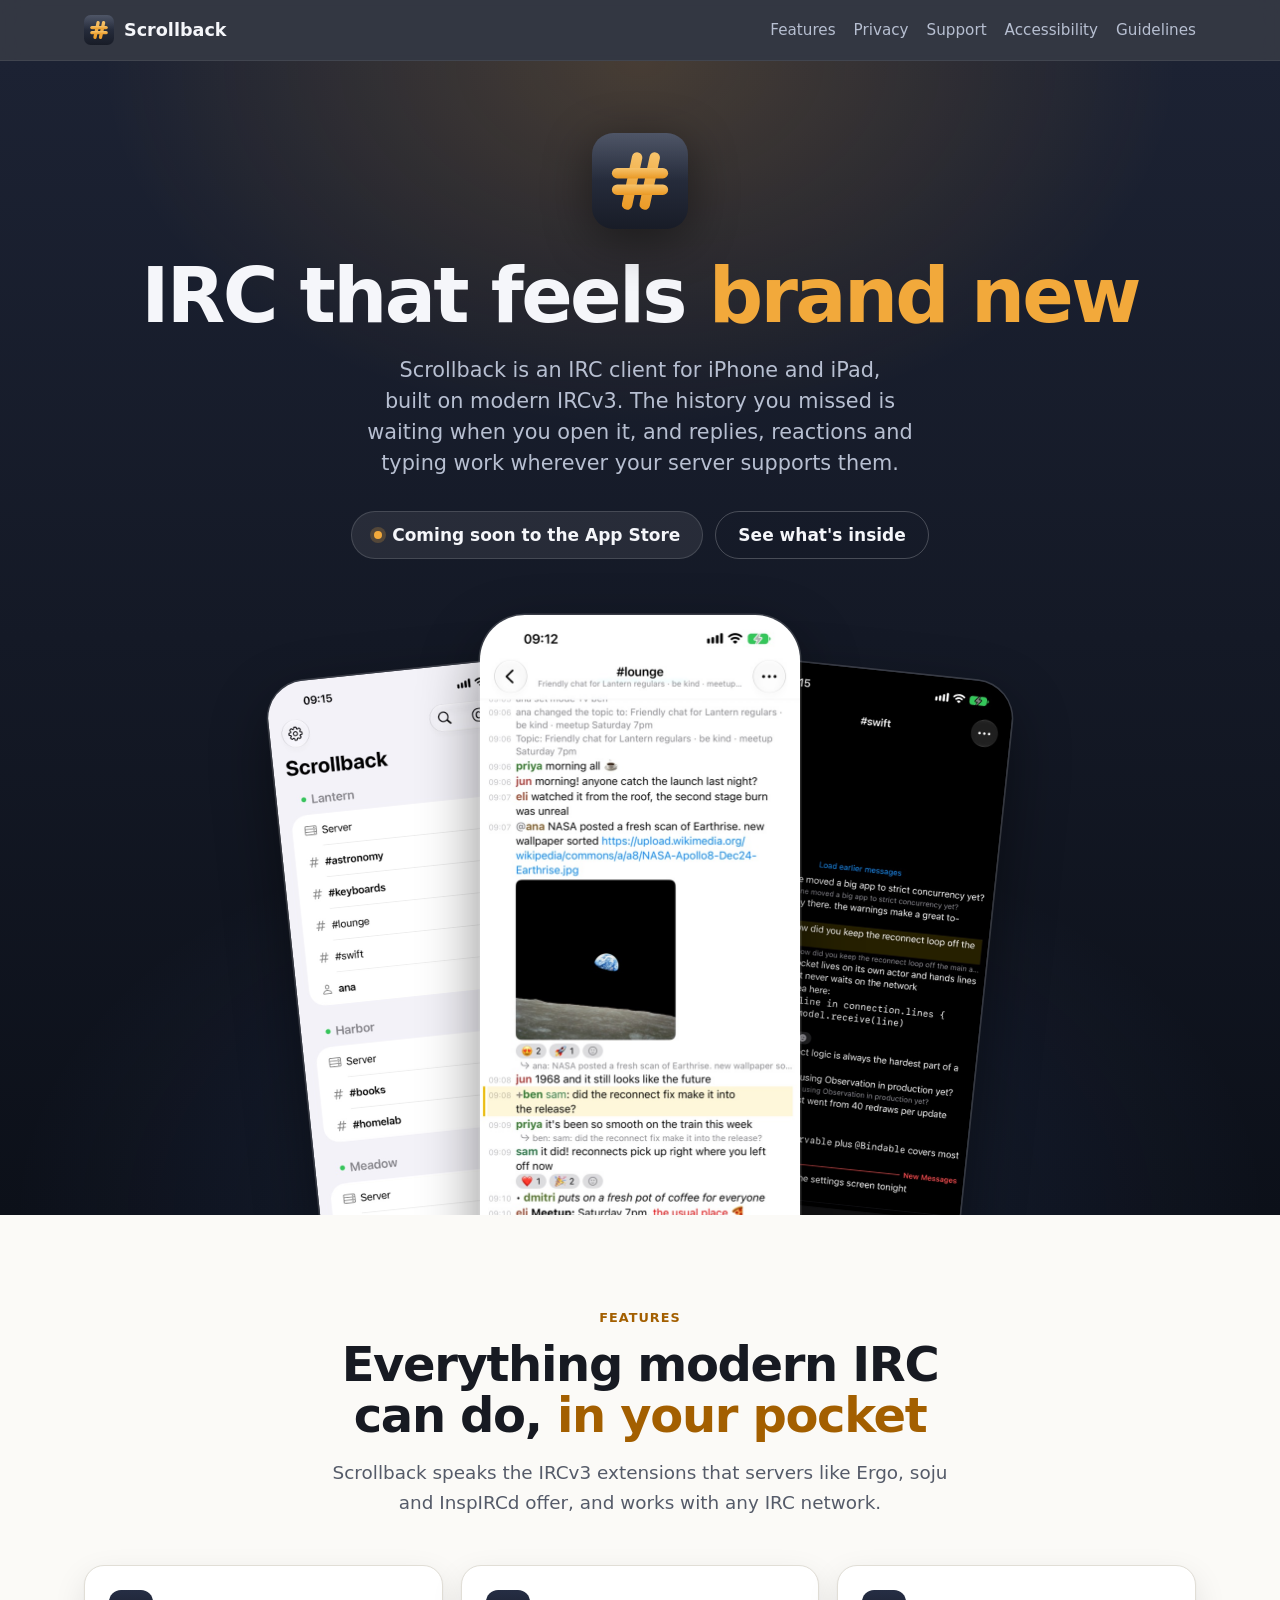
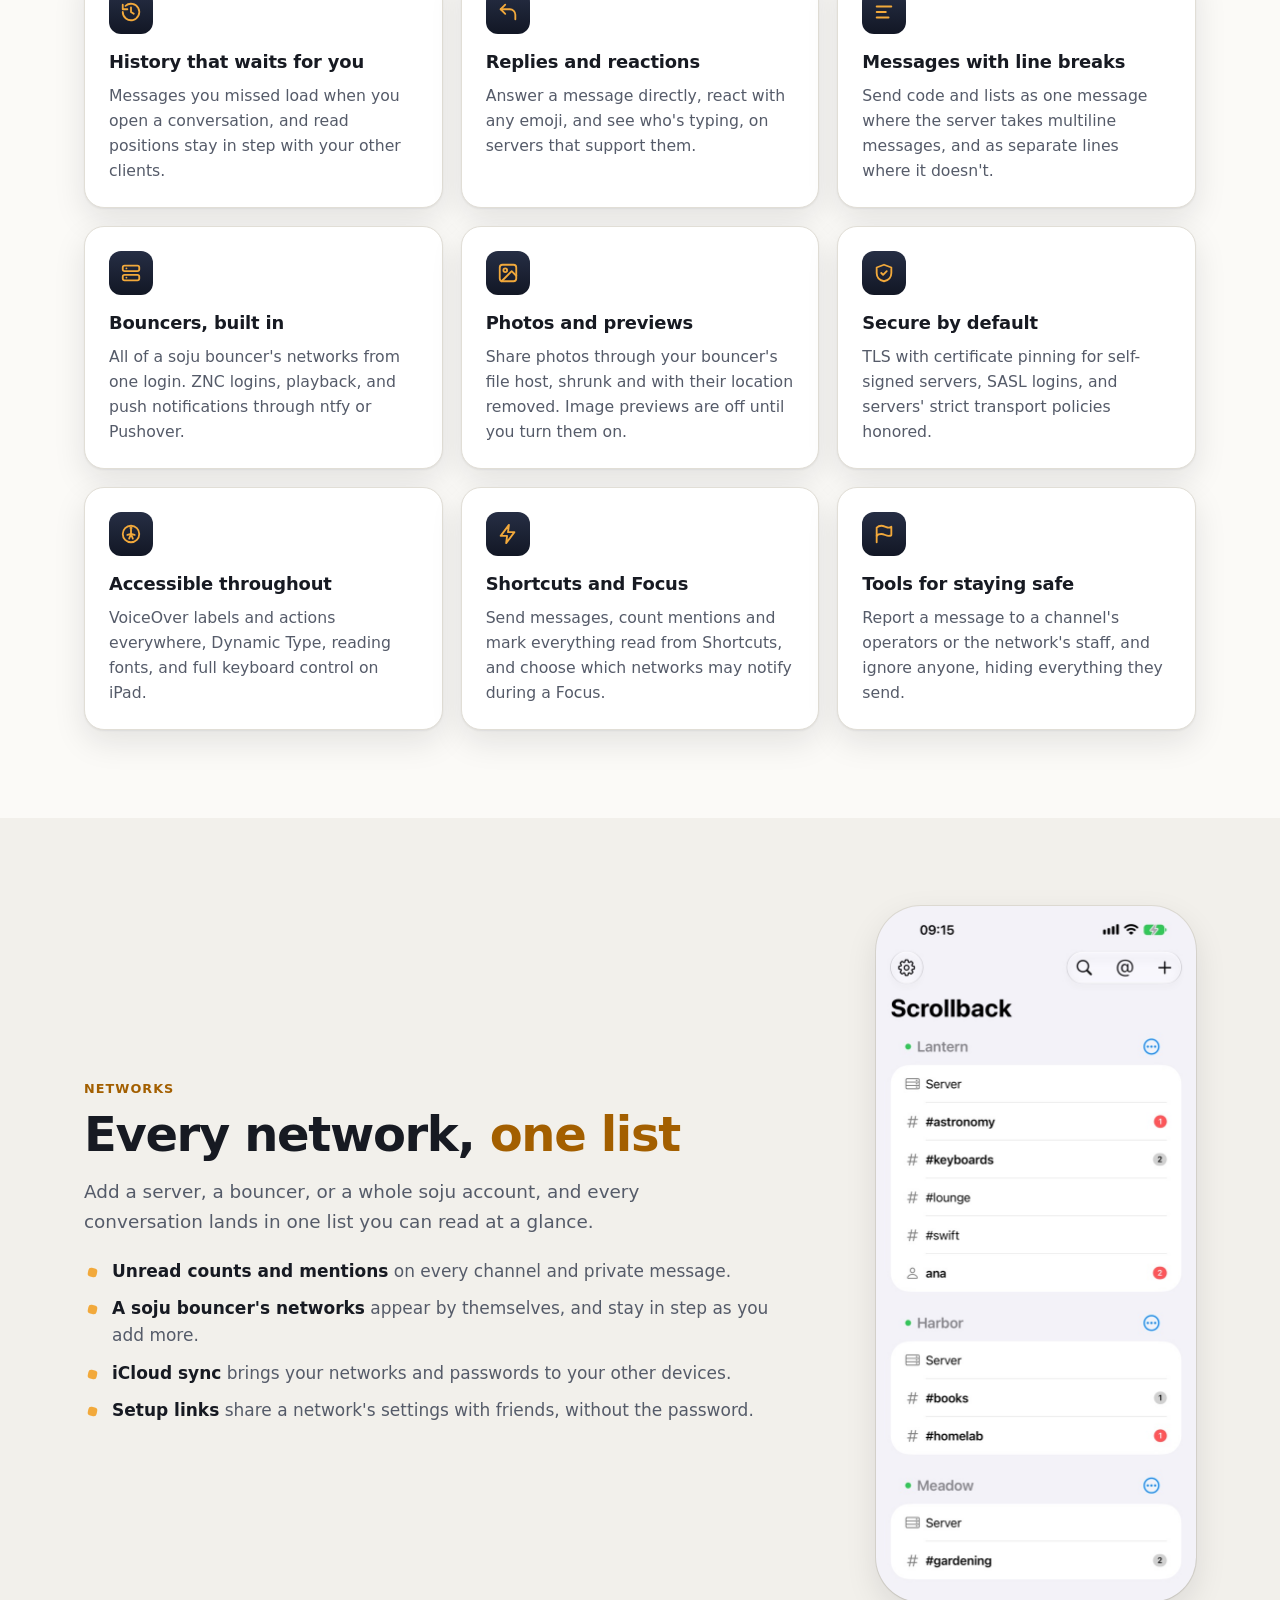
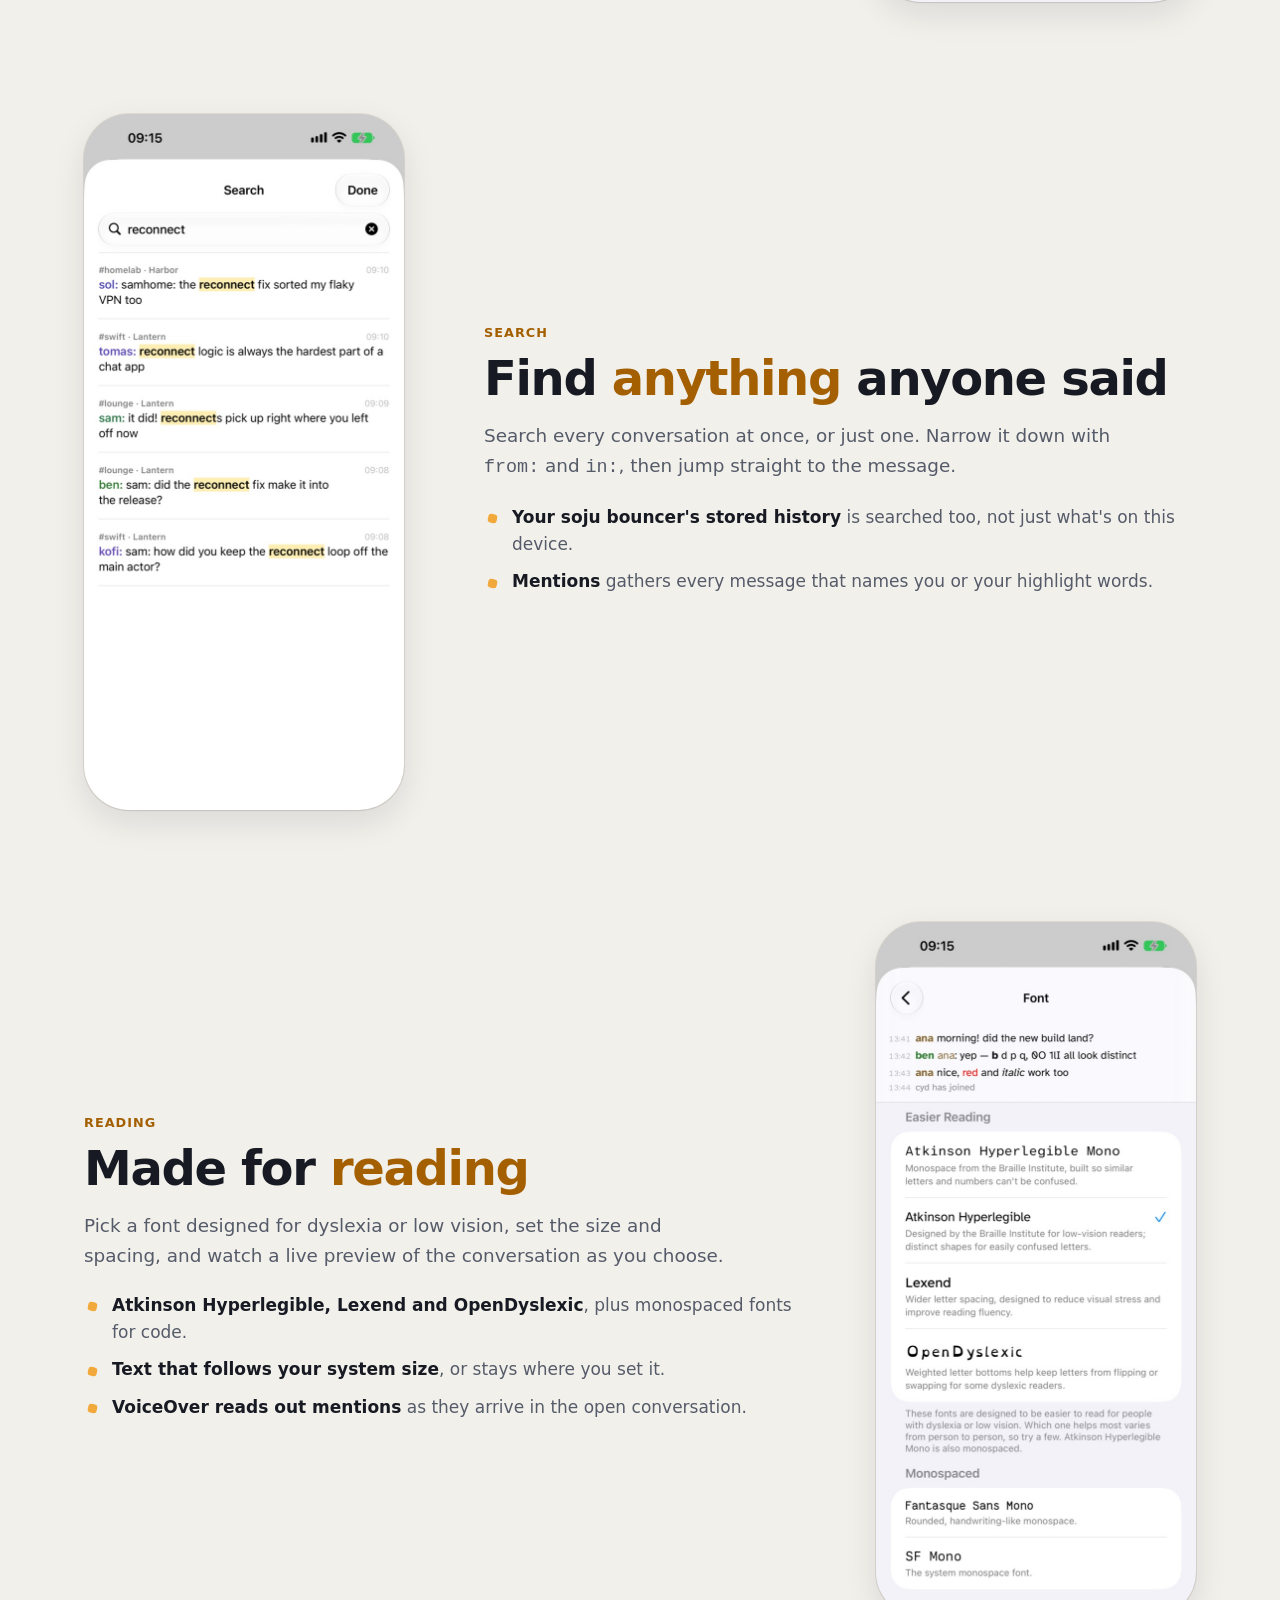
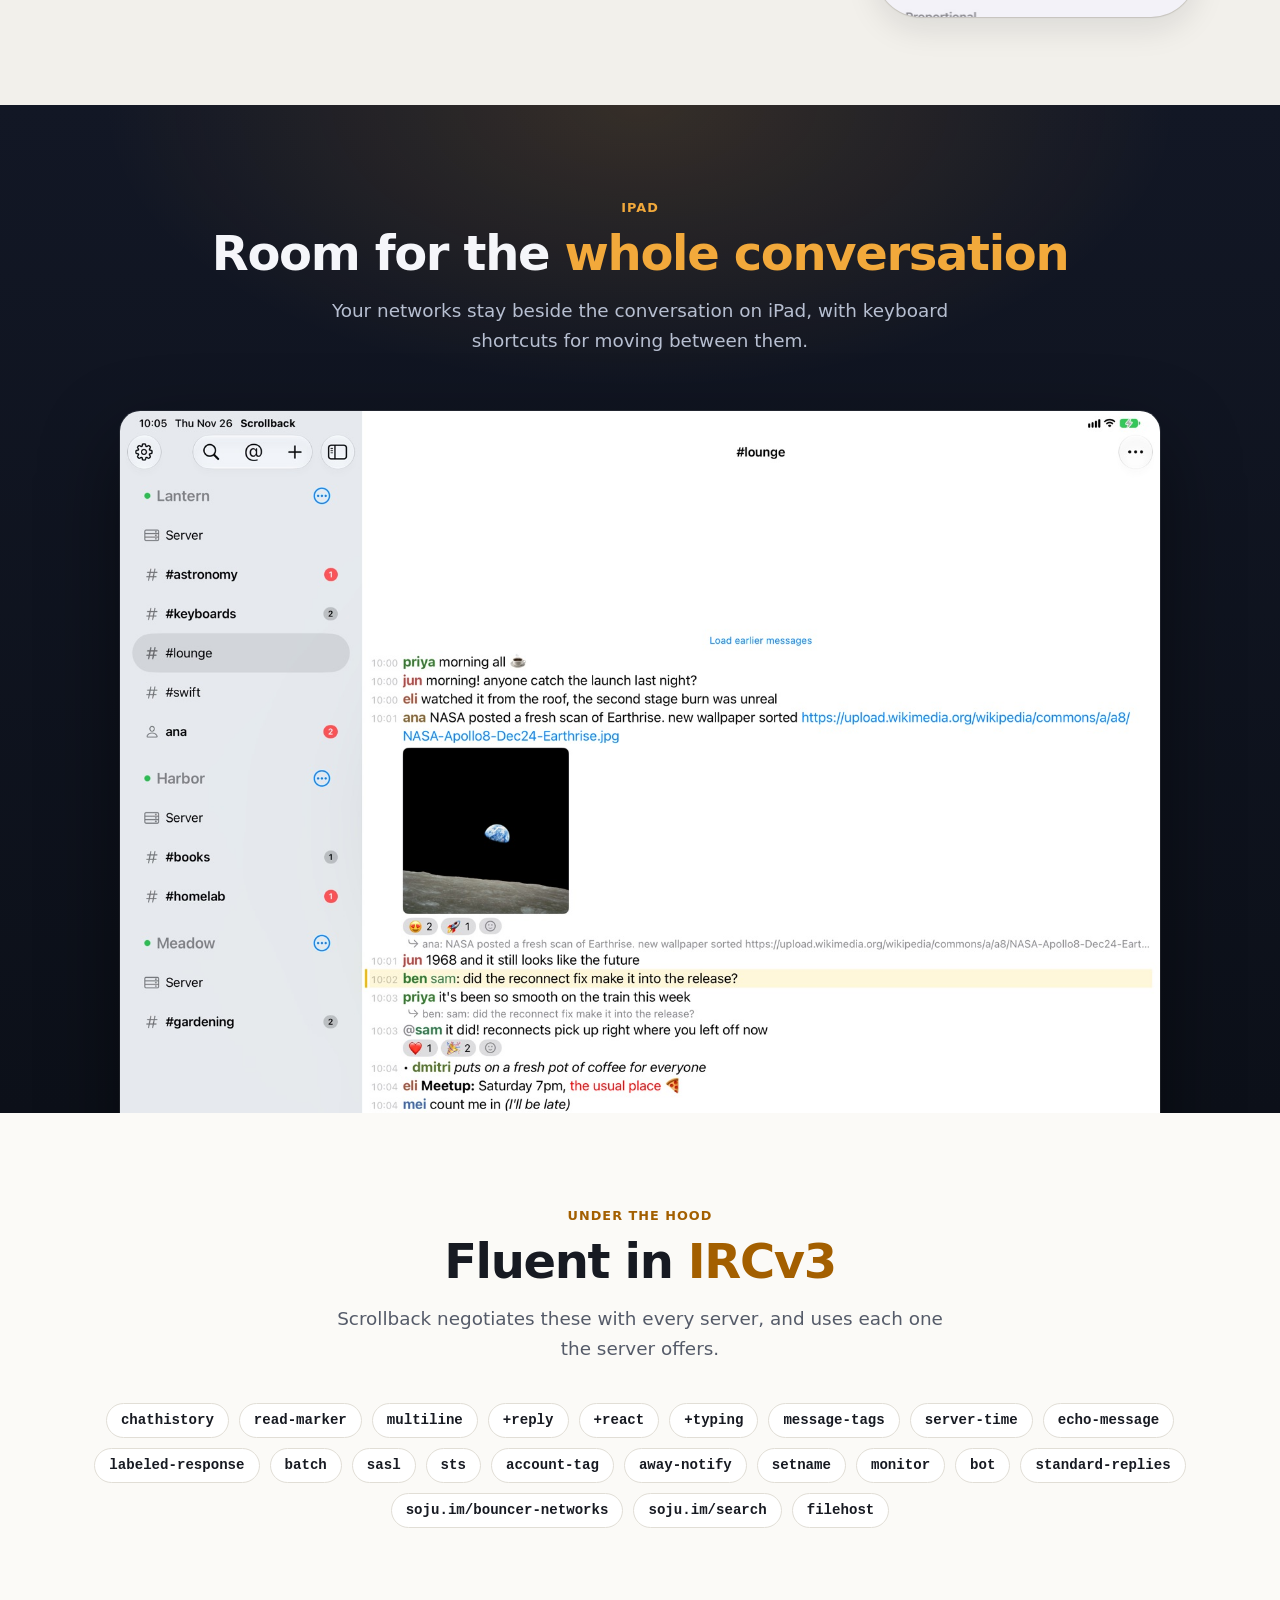
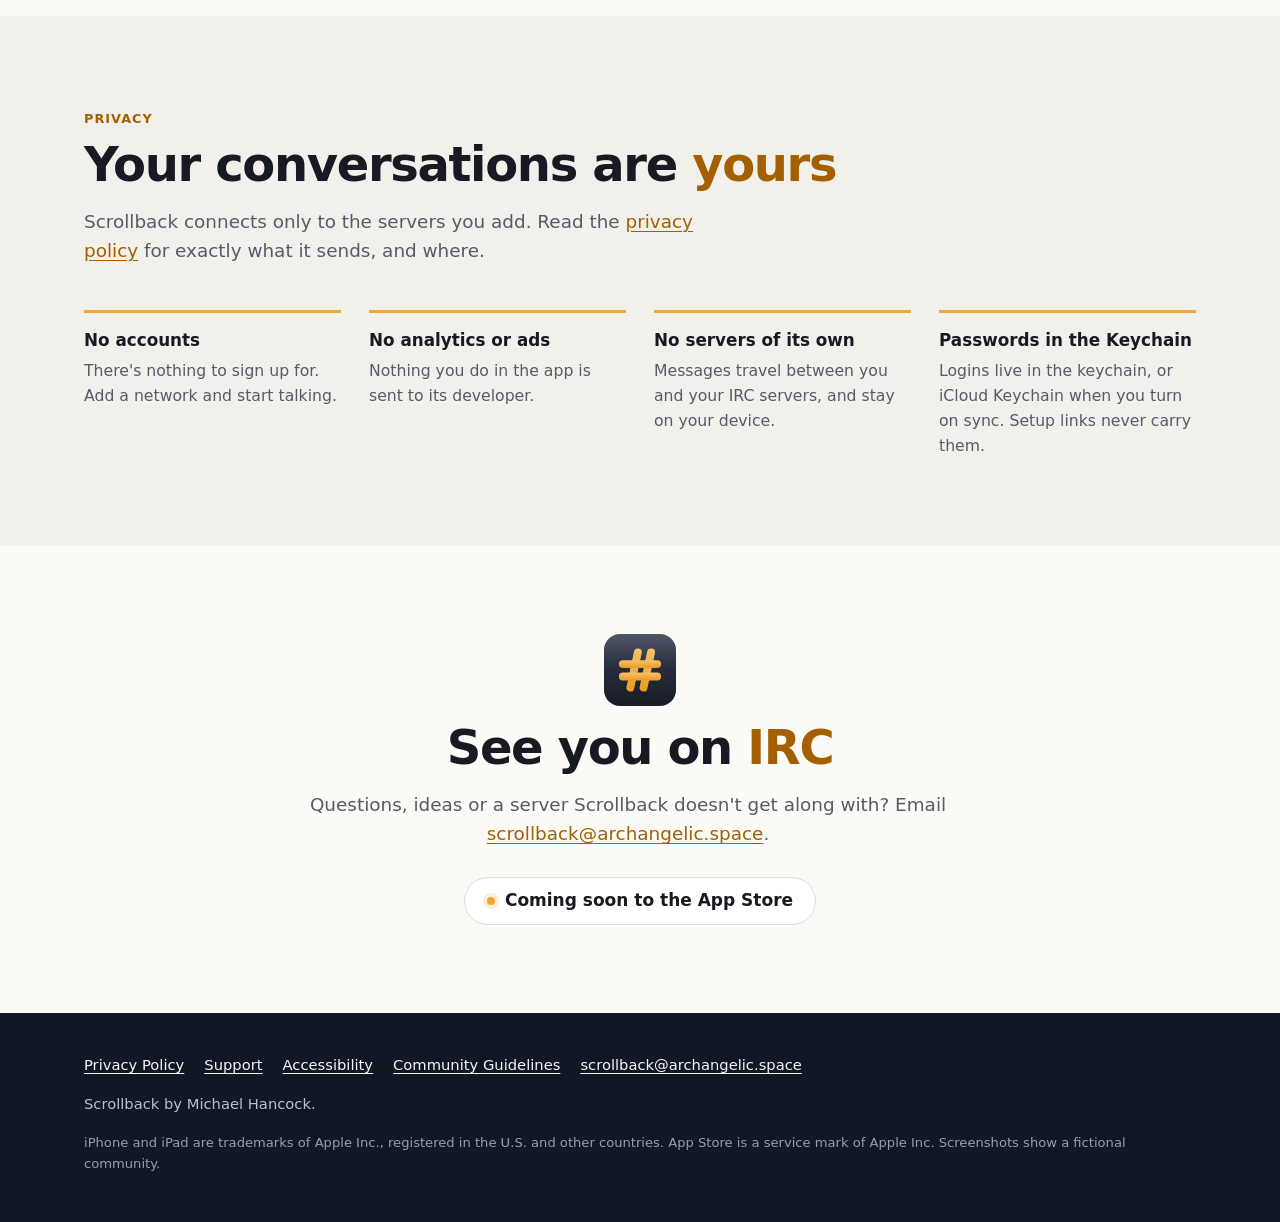
<file: index.html>
<!doctype html>
<html lang="en">
<head>
  <meta charset="utf-8">
  <meta name="viewport" content="width=device-width, initial-scale=1">
  <title>Scrollback · IRC client for iPhone and iPad</title>
  <meta name="description" content="Scrollback is an IRC client for iPhone and iPad built on modern IRCv3: history that's waiting for you, replies, reactions, bouncers, and fonts made for reading. No accounts, no analytics.">
  <meta name="color-scheme" content="light dark">
  <meta name="theme-color" content="#121725">
  <meta property="og:type" content="website">
  <meta property="og:title" content="Scrollback · IRC that feels brand new">
  <meta property="og:description" content="An IRC client for iPhone and iPad, built on modern IRCv3.">
  <meta property="og:url" content="https://scrollback.archangelic.space/">
  <meta property="og:image" content="https://scrollback.archangelic.space/images/og.png">
  <meta name="twitter:card" content="summary_large_image">
  <link rel="icon" href="images/icon.svg" type="image/svg+xml">
  <link rel="apple-touch-icon" href="images/apple-touch-icon.png">
  <link rel="stylesheet" href="style.css">
</head>
<body>
  <a class="skip" href="#content">Skip to content</a>
  <header class="site-header">
    <div class="wrap">
      <a class="brand" href="index.html"><img src="images/icon.svg" alt="" width="30" height="30">Scrollback</a>
      <nav aria-label="Site">
        <ul>
          <li><a href="#features">Features</a></li>
          <li><a href="privacy.html">Privacy</a></li>
          <li><a href="support.html">Support</a></li>
          <li><a href="accessibility.html">Accessibility</a></li>
          <li><a href="guidelines.html">Guidelines</a></li>
        </ul>
      </nav>
    </div>
  </header>

  <main id="content">
    <div class="hero">
      <div class="wrap">
        <img class="icon" src="images/icon.svg" alt="" width="96" height="96">
        <h1>IRC that feels <em>brand&nbsp;new</em></h1>
        <p class="lead">Scrollback is an IRC client for iPhone and iPad, built on modern IRCv3. The history you
          missed is waiting when you open it, and replies, reactions and typing work wherever your server
          supports them.</p>
        <div class="actions">
          <span class="soon">Coming soon to the App Store</span>
          <a class="button secondary" href="#features">See what's inside</a>
        </div>
        <div class="fan">
          <figure class="left">
            <img class="phone" src="images/phone-networks.jpg" width="644" height="1400"
                 alt="The network list: Lantern, Harbor and Meadow, each with its channels and unread counts.">
          </figure>
          <figure class="center">
            <img class="phone" src="images/phone-lounge.jpg" width="644" height="1400"
                 alt="A conversation in #lounge with an image preview of Earthrise, emoji reactions, a reply and someone typing.">
          </figure>
          <figure class="right">
            <img class="phone" src="images/phone-swift-dark.jpg" width="644" height="1400"
                 alt="The #swift channel in dark mode, with a multiline message of code and reactions under it.">
          </figure>
        </div>
      </div>
    </div>

    <section id="features">
      <div class="wrap">
        <div class="center-text">
          <span class="eyebrow">Features</span>
          <h2 class="section-title">Everything modern IRC can do, <em>in your pocket</em></h2>
          <p class="section-lead">Scrollback speaks the IRCv3 extensions that servers like Ergo, soju and
            InspIRCd offer, and works with any IRC network.</p>
        </div>
        <ul class="grid">
          <li class="card">
            <span class="glyph"><svg viewBox="0 0 24 24" fill="none" stroke="currentColor" stroke-width="2" stroke-linecap="round" stroke-linejoin="round" aria-hidden="true"><path d="M3 12a9 9 0 1 0 3-6.7"/><path d="M3 4v5h5"/><path d="M12 7v5l3 2"/></svg></span>
            <h3>History that waits for you</h3>
            <p>Messages you missed load when you open a conversation, and read positions stay in step with your
              other clients.</p>
          </li>
          <li class="card">
            <span class="glyph"><svg viewBox="0 0 24 24" fill="none" stroke="currentColor" stroke-width="2" stroke-linecap="round" stroke-linejoin="round" aria-hidden="true"><path d="M9 14 4 9l5-5"/><path d="M4 9h10a6 6 0 0 1 6 6v5"/></svg></span>
            <h3>Replies and reactions</h3>
            <p>Answer a message directly, react with any emoji, and see who's typing, on servers that support
              them.</p>
          </li>
          <li class="card">
            <span class="glyph"><svg viewBox="0 0 24 24" fill="none" stroke="currentColor" stroke-width="2" stroke-linecap="round" stroke-linejoin="round" aria-hidden="true"><path d="M4 6h16"/><path d="M4 12h10"/><path d="M4 18h13"/></svg></span>
            <h3>Messages with line breaks</h3>
            <p>Send code and lists as one message where the server takes multiline messages, and as separate
              lines where it doesn't.</p>
          </li>
          <li class="card">
            <span class="glyph"><svg viewBox="0 0 24 24" fill="none" stroke="currentColor" stroke-width="2" stroke-linecap="round" stroke-linejoin="round" aria-hidden="true"><rect x="3" y="4" width="18" height="6" rx="2"/><rect x="3" y="14" width="18" height="6" rx="2"/><path d="M7 7h.01M7 17h.01"/></svg></span>
            <h3>Bouncers, built in</h3>
            <p>All of a soju bouncer's networks from one login. ZNC logins, playback, and push notifications
              through ntfy or Pushover.</p>
          </li>
          <li class="card">
            <span class="glyph"><svg viewBox="0 0 24 24" fill="none" stroke="currentColor" stroke-width="2" stroke-linecap="round" stroke-linejoin="round" aria-hidden="true"><rect x="3" y="3" width="18" height="18" rx="3"/><circle cx="9" cy="9" r="2"/><path d="m21 15-5-5L5 21"/></svg></span>
            <h3>Photos and previews</h3>
            <p>Share photos through your bouncer's file host, shrunk and with their location removed. Image
              previews are off until you turn them on.</p>
          </li>
          <li class="card">
            <span class="glyph"><svg viewBox="0 0 24 24" fill="none" stroke="currentColor" stroke-width="2" stroke-linecap="round" stroke-linejoin="round" aria-hidden="true"><path d="M12 3 4 6v6c0 5 3.5 8 8 9 4.5-1 8-4 8-9V6z"/><path d="m9 12 2 2 4-4"/></svg></span>
            <h3>Secure by default</h3>
            <p>TLS with certificate pinning for self-signed servers, SASL logins, and servers' strict transport
              policies honored.</p>
          </li>
          <li class="card">
            <span class="glyph"><svg viewBox="0 0 24 24" fill="none" stroke="currentColor" stroke-width="2" stroke-linecap="round" stroke-linejoin="round" aria-hidden="true"><circle cx="12" cy="12" r="9"/><path d="M12 7v5"/><path d="M8 13l4-1 4 1"/><path d="M10 17l2-5 2 5"/><circle cx="12" cy="5.5" r=".6" fill="currentColor"/></svg></span>
            <h3>Accessible throughout</h3>
            <p>VoiceOver labels and actions everywhere, Dynamic Type, reading fonts, and full keyboard control
              on iPad.</p>
          </li>
          <li class="card">
            <span class="glyph"><svg viewBox="0 0 24 24" fill="none" stroke="currentColor" stroke-width="2" stroke-linecap="round" stroke-linejoin="round" aria-hidden="true"><path d="M13 2 4 14h7l-1 8 9-12h-7z"/></svg></span>
            <h3>Shortcuts and Focus</h3>
            <p>Send messages, count mentions and mark everything read from Shortcuts, and choose which networks
              may notify during a Focus.</p>
          </li>
          <li class="card">
            <span class="glyph"><svg viewBox="0 0 24 24" fill="none" stroke="currentColor" stroke-width="2" stroke-linecap="round" stroke-linejoin="round" aria-hidden="true"><path d="M4 21v-7"/><path d="M4 14s1.5-2 5-2 5 2 8 2 3-1 3-1V4s-1 1-3 1-5-2-8-2-5 2-5 2z"/></svg></span>
            <h3>Tools for staying safe</h3>
            <p>Report a message to a channel's operators or the network's staff, and ignore anyone, hiding
              everything they send.</p>
          </li>
        </ul>
      </div>
    </section>

    <section class="alt">
      <div class="wrap">
        <div class="feature">
          <div class="copy">
            <span class="eyebrow">Networks</span>
            <h2 class="section-title">Every network, <em>one list</em></h2>
            <p class="section-lead">Add a server, a bouncer, or a whole soju account, and every conversation
              lands in one list you can read at a glance.</p>
            <ul>
              <li><strong>Unread counts and mentions</strong> on every channel and private message.</li>
              <li><strong>A soju bouncer's networks</strong> appear by themselves, and stay in step as you add
                more.</li>
              <li><strong>iCloud sync</strong> brings your networks and passwords to your other devices.</li>
              <li><strong>Setup links</strong> share a network's settings with friends, without the
                password.</li>
            </ul>
          </div>
          <figure class="shot">
            <img class="phone" src="images/phone-networks.jpg" width="644" height="1400" loading="lazy"
                 alt="The network list with three networks, their channels, and unread and mention counts.">
          </figure>
        </div>

        <div class="feature flip">
          <div class="copy">
            <span class="eyebrow">Search</span>
            <h2 class="section-title">Find <em>anything</em> anyone said</h2>
            <p class="section-lead">Search every conversation at once, or just one. Narrow it down with
              <code>from:</code> and <code>in:</code>, then jump straight to the message.</p>
            <ul>
              <li><strong>Your soju bouncer's stored history</strong> is searched too, not just what's on
                this device.</li>
              <li><strong>Mentions</strong> gathers every message that names you or your highlight words.</li>
            </ul>
          </div>
          <figure class="shot">
            <img class="phone" src="images/phone-search.jpg" width="644" height="1400" loading="lazy"
                 alt="Search results for the word reconnect, from three channels on two networks.">
          </figure>
        </div>

        <div class="feature">
          <div class="copy">
            <span class="eyebrow">Reading</span>
            <h2 class="section-title">Made for <em>reading</em></h2>
            <p class="section-lead">Pick a font designed for dyslexia or low vision, set the size and spacing,
              and watch a live preview of the conversation as you choose.</p>
            <ul>
              <li><strong>Atkinson Hyperlegible, Lexend and OpenDyslexic</strong>, plus monospaced fonts for
                code.</li>
              <li><strong>Text that follows your system size</strong>, or stays where you set it.</li>
              <li><strong>VoiceOver reads out mentions</strong> as they arrive in the open conversation.</li>
            </ul>
          </div>
          <figure class="shot">
            <img class="phone" src="images/phone-fonts.jpg" width="644" height="1400" loading="lazy"
                 alt="The font picker with Atkinson Hyperlegible chosen, under a preview of the conversation.">
          </figure>
        </div>
      </div>
    </section>

    <section class="showcase">
      <div class="wrap center-text">
        <span class="eyebrow">iPad</span>
        <h2 class="section-title">Room for the <em>whole conversation</em></h2>
        <p class="section-lead">Your networks stay beside the conversation on iPad, with keyboard shortcuts for
          moving between them.</p>
        <img class="tablet" src="images/tablet-lounge.jpg" width="1600" height="1200" loading="lazy"
             alt="Scrollback on iPad: the network list beside the #lounge conversation.">
      </div>
    </section>

    <section>
      <div class="wrap center-text">
        <span class="eyebrow">Under the hood</span>
        <h2 class="section-title">Fluent in <em>IRCv3</em></h2>
        <p class="section-lead">Scrollback negotiates these with every server, and uses each one the server
          offers.</p>
        <ul class="chips" aria-label="Supported IRCv3 extensions">
          <li>chathistory</li>
          <li>read-marker</li>
          <li>multiline</li>
          <li>+reply</li>
          <li>+react</li>
          <li>+typing</li>
          <li>message-tags</li>
          <li>server-time</li>
          <li>echo-message</li>
          <li>labeled-response</li>
          <li>batch</li>
          <li>sasl</li>
          <li>sts</li>
          <li>account-tag</li>
          <li>away-notify</li>
          <li>setname</li>
          <li>monitor</li>
          <li>bot</li>
          <li>standard-replies</li>
          <li>soju.im/bouncer-networks</li>
          <li>soju.im/search</li>
          <li>filehost</li>
        </ul>
      </div>
    </section>

    <section class="alt">
      <div class="wrap">
        <span class="eyebrow">Privacy</span>
        <h2 class="section-title">Your conversations are <em>yours</em></h2>
        <p class="section-lead">Scrollback connects only to the servers you add. Read the
          <a href="privacy.html">privacy policy</a> for exactly what it sends, and where.</p>
        <div class="points">
          <div>
            <h3>No accounts</h3>
            <p>There's nothing to sign up for. Add a network and start talking.</p>
          </div>
          <div>
            <h3>No analytics or ads</h3>
            <p>Nothing you do in the app is sent to its developer.</p>
          </div>
          <div>
            <h3>No servers of its own</h3>
            <p>Messages travel between you and your IRC servers, and stay on your device.</p>
          </div>
          <div>
            <h3>Passwords in the Keychain</h3>
            <p>Logins live in the keychain, or iCloud Keychain when you turn on sync. Setup links never carry
              them.</p>
          </div>
        </div>
      </div>
    </section>

    <section class="closing">
      <div class="wrap narrow">
        <img class="icon" src="images/icon.svg" alt="" width="72" height="72">
        <h2 class="section-title">See you on <em>IRC</em></h2>
        <p class="section-lead">Questions, ideas or a server Scrollback doesn't get along with? Email
          <a href="mailto:scrollback@archangelic.space">scrollback@archangelic.space</a>.</p>
        <span class="soon">Coming soon to the App Store</span>
      </div>
    </section>
  </main>

  <footer class="site-footer">
    <div class="wrap">
      <ul>
        <li><a href="privacy.html">Privacy Policy</a></li>
        <li><a href="support.html">Support</a></li>
        <li><a href="accessibility.html">Accessibility</a></li>
        <li><a href="guidelines.html">Community Guidelines</a></li>
        <li><a href="mailto:scrollback@archangelic.space">scrollback@archangelic.space</a></li>
      </ul>
      <p>Scrollback by Michael Hancock.</p>
      <p class="legal">iPhone and iPad are trademarks of Apple Inc., registered in the U.S. and other countries.
        App Store is a service mark of Apple Inc. Screenshots show a fictional community.</p>
    </div>
  </footer>
</body>
</html>
</file>
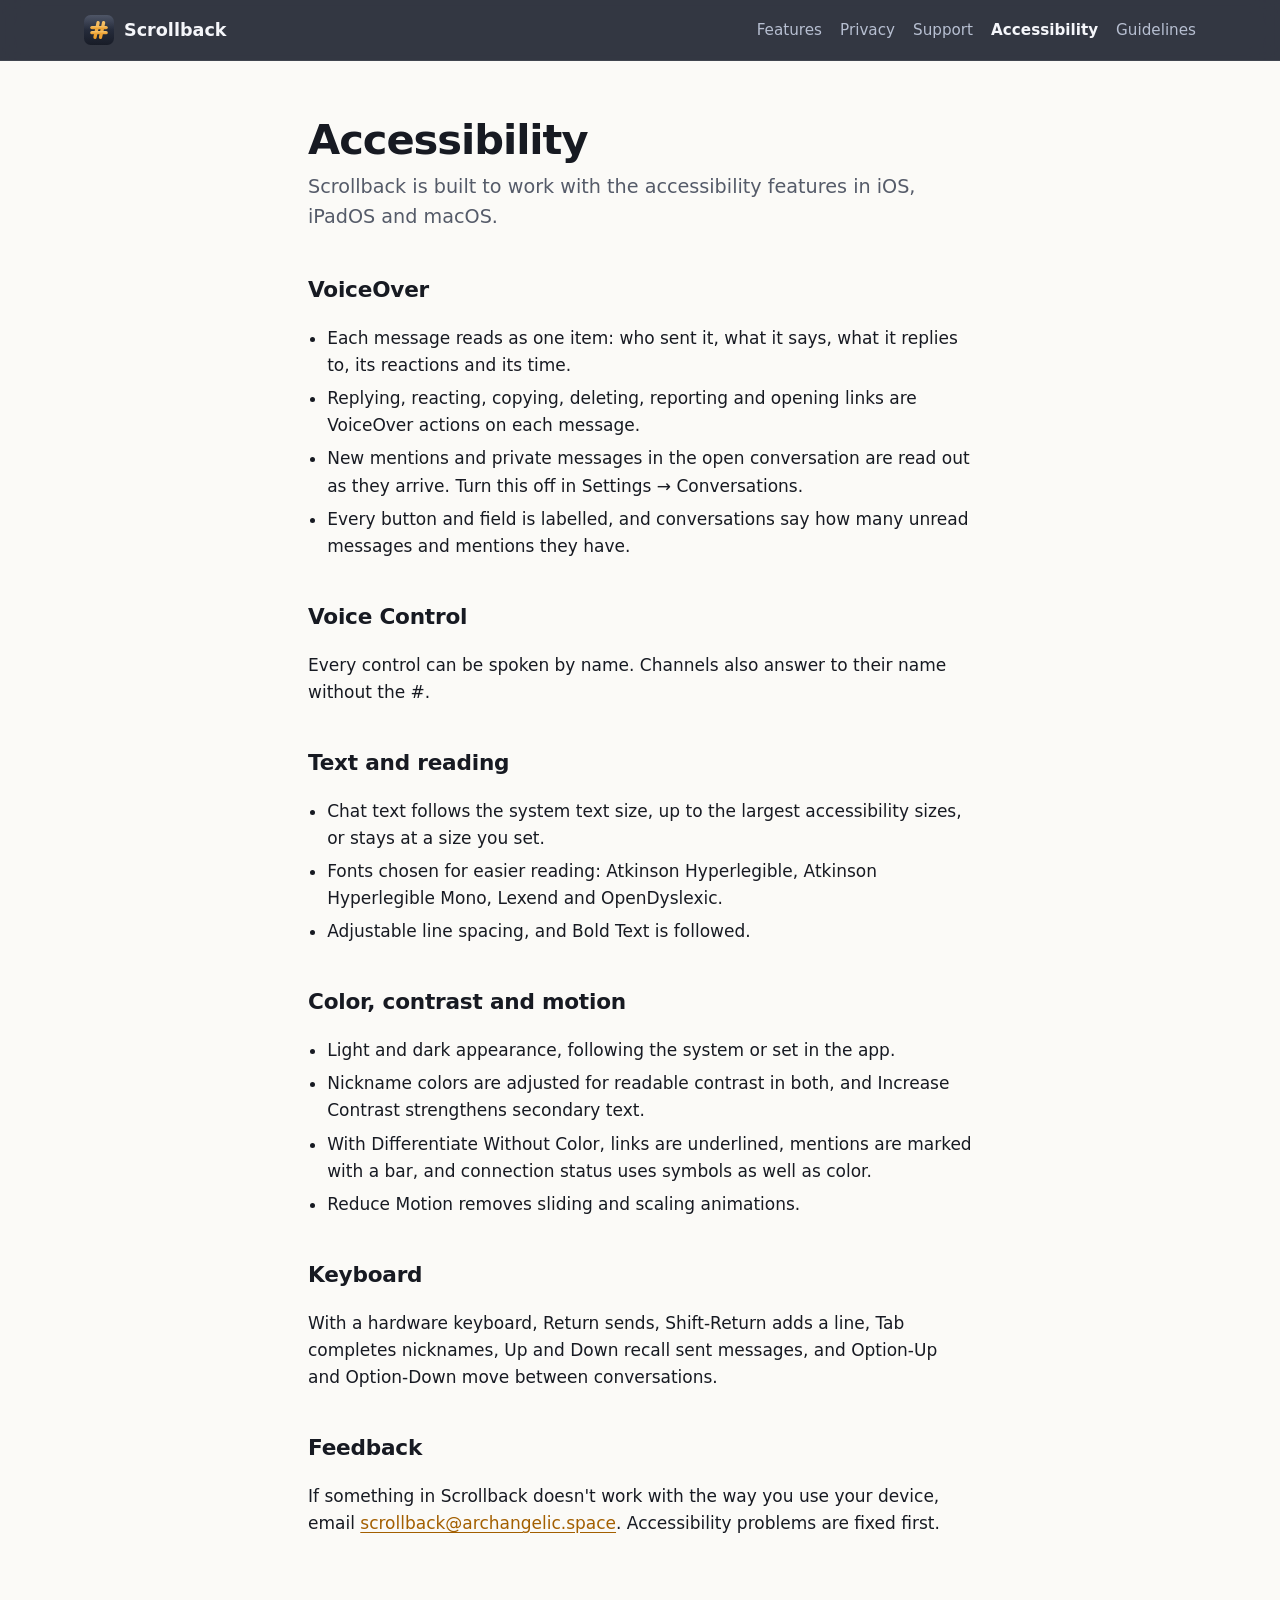
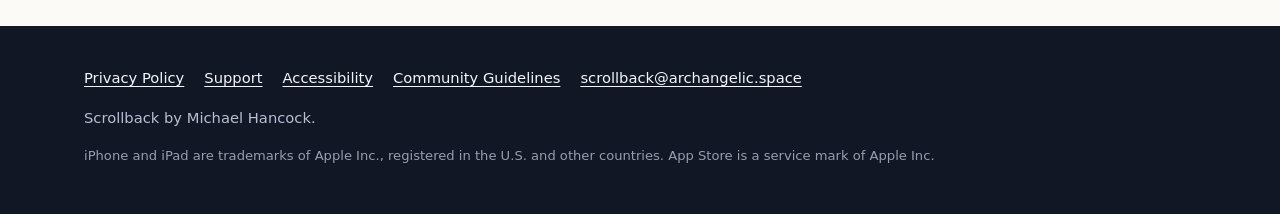
<file: accessibility.html>
<!doctype html>
<html lang="en">
<head>
  <meta charset="utf-8">
  <meta name="viewport" content="width=device-width, initial-scale=1">
  <title>Accessibility · Scrollback</title>
  <meta name="description" content="Scrollback, an IRCv3 client for iPhone and iPad.">
  <meta name="color-scheme" content="light dark">
  <meta name="theme-color" content="#121725">
  <link rel="icon" href="images/icon.svg" type="image/svg+xml">
  <link rel="apple-touch-icon" href="images/apple-touch-icon.png">
  <link rel="stylesheet" href="style.css">
</head>
<body>
  <a class="skip" href="#content">Skip to content</a>
  <header class="site-header">
    <div class="wrap">
      <a class="brand" href="index.html"><img src="images/icon.svg" alt="" width="30" height="30">Scrollback</a>
      <nav aria-label="Site">
        <ul>
          <li><a href="index.html#features">Features</a></li>
          <li><a href="privacy.html">Privacy</a></li>
          <li><a href="support.html">Support</a></li>
          <li><a href="accessibility.html" aria-current="page">Accessibility</a></li>
          <li><a href="guidelines.html">Guidelines</a></li>
        </ul>
      </nav>
    </div>
  </header>
  <main id="content" class="page">
    <div class="wrap narrow">
<h1>Accessibility</h1>
<p class="lead">Scrollback is built to work with the accessibility features in iOS, iPadOS and macOS.</p>

<h2>VoiceOver</h2>
<ul class="features">
  <li>Each message reads as one item: who sent it, what it says, what it replies to, its reactions and its time.</li>
  <li>Replying, reacting, copying, deleting, reporting and opening links are VoiceOver actions on each message.</li>
  <li>New mentions and private messages in the open conversation are read out as they arrive. Turn this off in
      Settings → Conversations.</li>
  <li>Every button and field is labelled, and conversations say how many unread messages and mentions they have.</li>
</ul>

<h2>Voice Control</h2>
<p>Every control can be spoken by name. Channels also answer to their name without the #.</p>

<h2>Text and reading</h2>
<ul class="features">
  <li>Chat text follows the system text size, up to the largest accessibility sizes, or stays at a size you set.</li>
  <li>Fonts chosen for easier reading: Atkinson Hyperlegible, Atkinson Hyperlegible Mono, Lexend and
      OpenDyslexic.</li>
  <li>Adjustable line spacing, and Bold Text is followed.</li>
</ul>

<h2>Color, contrast and motion</h2>
<ul class="features">
  <li>Light and dark appearance, following the system or set in the app.</li>
  <li>Nickname colors are adjusted for readable contrast in both, and Increase Contrast strengthens secondary
      text.</li>
  <li>With Differentiate Without Color, links are underlined, mentions are marked with a bar, and connection status
      uses symbols as well as color.</li>
  <li>Reduce Motion removes sliding and scaling animations.</li>
</ul>

<h2>Keyboard</h2>
<p>With a hardware keyboard, Return sends, Shift-Return adds a line, Tab completes nicknames, Up and Down recall sent
messages, and Option-Up and Option-Down move between conversations.</p>

<h2>Feedback</h2>
<p>If something in Scrollback doesn't work with the way you use your device, email
<a href="mailto:scrollback@archangelic.space">scrollback@archangelic.space</a>. Accessibility problems are fixed
first.</p>
    </div>
  </main>

  <footer class="site-footer">
    <div class="wrap">
      <ul>
        <li><a href="privacy.html">Privacy Policy</a></li>
        <li><a href="support.html">Support</a></li>
        <li><a href="accessibility.html">Accessibility</a></li>
        <li><a href="guidelines.html">Community Guidelines</a></li>
        <li><a href="mailto:scrollback@archangelic.space">scrollback@archangelic.space</a></li>
      </ul>
      <p>Scrollback by Michael Hancock.</p>
      <p class="legal">iPhone and iPad are trademarks of Apple Inc., registered in the U.S. and other countries.
        App Store is a service mark of Apple Inc.</p>
    </div>
  </footer>
</body>
</html>
</file>
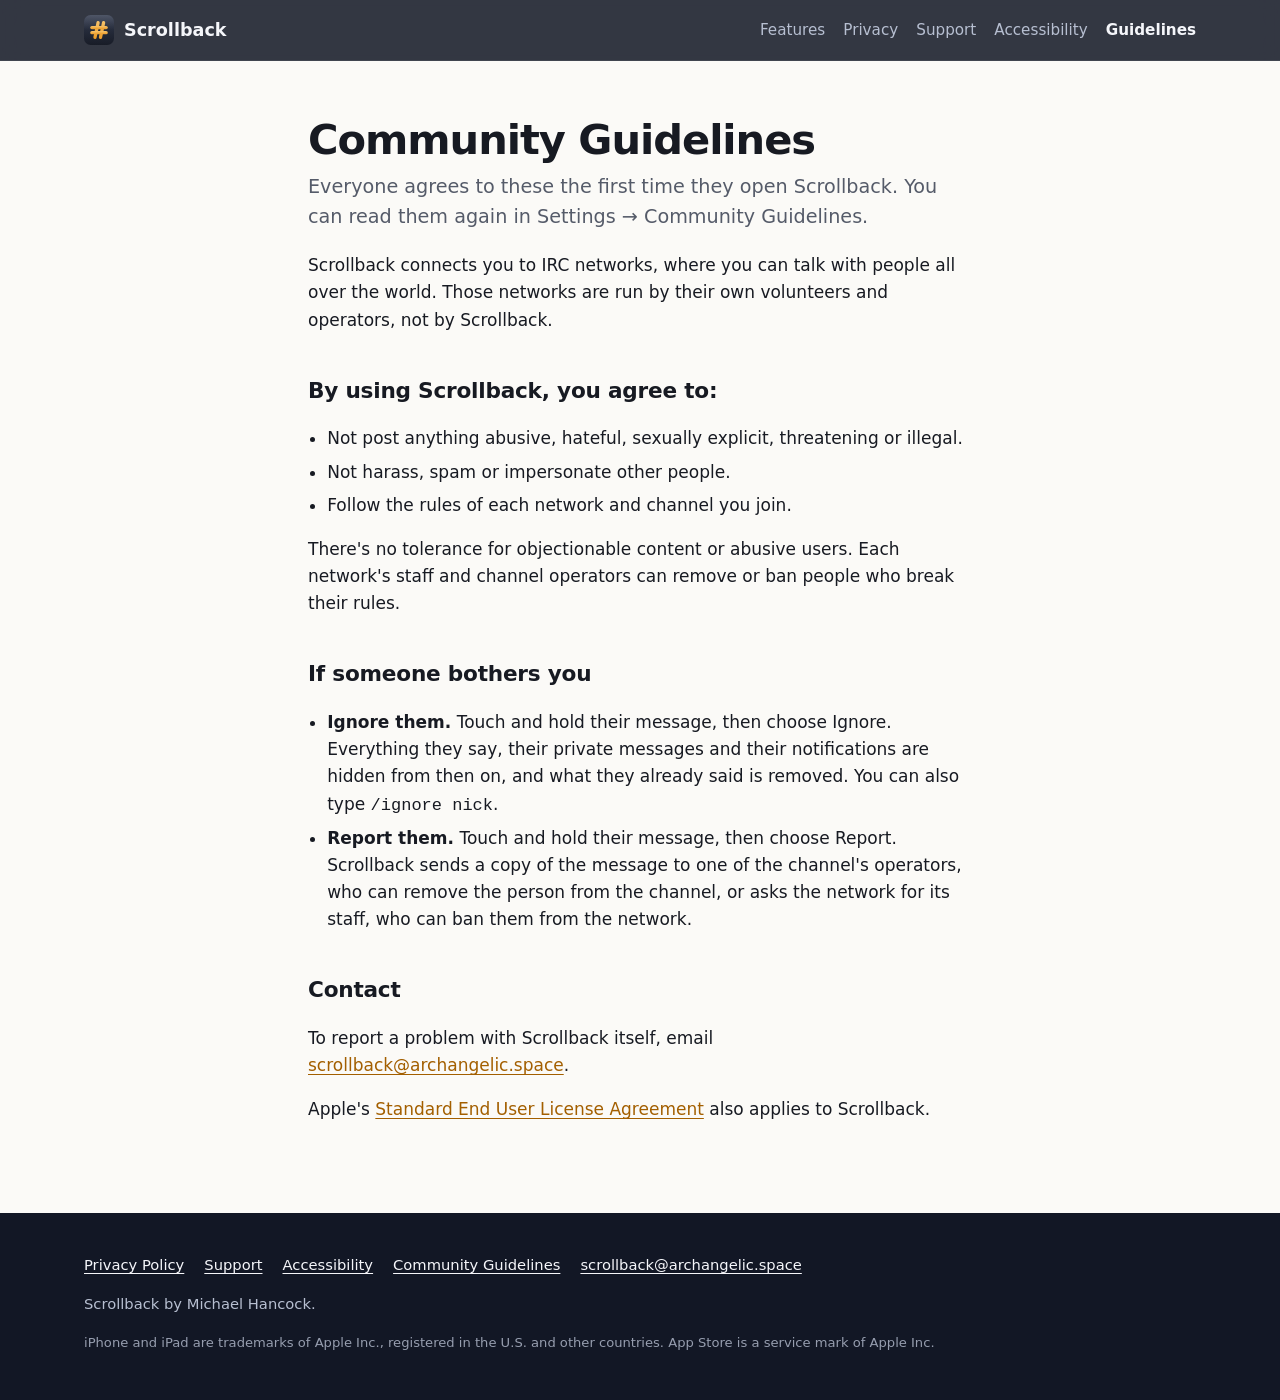
<file: guidelines.html>
<!doctype html>
<html lang="en">
<head>
  <meta charset="utf-8">
  <meta name="viewport" content="width=device-width, initial-scale=1">
  <title>Community Guidelines · Scrollback</title>
  <meta name="description" content="Scrollback, an IRCv3 client for iPhone and iPad.">
  <meta name="color-scheme" content="light dark">
  <meta name="theme-color" content="#121725">
  <link rel="icon" href="images/icon.svg" type="image/svg+xml">
  <link rel="apple-touch-icon" href="images/apple-touch-icon.png">
  <link rel="stylesheet" href="style.css">
</head>
<body>
  <a class="skip" href="#content">Skip to content</a>
  <header class="site-header">
    <div class="wrap">
      <a class="brand" href="index.html"><img src="images/icon.svg" alt="" width="30" height="30">Scrollback</a>
      <nav aria-label="Site">
        <ul>
          <li><a href="index.html#features">Features</a></li>
          <li><a href="privacy.html">Privacy</a></li>
          <li><a href="support.html">Support</a></li>
          <li><a href="accessibility.html">Accessibility</a></li>
          <li><a href="guidelines.html" aria-current="page">Guidelines</a></li>
        </ul>
      </nav>
    </div>
  </header>
  <main id="content" class="page">
    <div class="wrap narrow">
<h1>Community Guidelines</h1>
<p class="lead">Everyone agrees to these the first time they open Scrollback. You can read them again in Settings →
Community Guidelines.</p>
<p>Scrollback connects you to IRC networks, where you can talk with people all over the world. Those networks are run
by their own volunteers and operators, not by Scrollback.</p>

<h2>By using Scrollback, you agree to:</h2>
<ul class="features">
  <li>Not post anything abusive, hateful, sexually explicit, threatening or illegal.</li>
  <li>Not harass, spam or impersonate other people.</li>
  <li>Follow the rules of each network and channel you join.</li>
</ul>
<p>There's no tolerance for objectionable content or abusive users. Each network's staff and channel operators can
remove or ban people who break their rules.</p>

<h2>If someone bothers you</h2>
<ul class="features">
  <li><strong>Ignore them.</strong> Touch and hold their message, then choose Ignore. Everything they say, their
      private messages and their notifications are hidden from then on, and what they already said is removed. You can
      also type <code>/ignore nick</code>.</li>
  <li><strong>Report them.</strong> Touch and hold their message, then choose Report. Scrollback sends a copy of the
      message to one of the channel's operators, who can remove the person from the channel, or asks the network for
      its staff, who can ban them from the network.</li>
</ul>

<h2>Contact</h2>
<p>To report a problem with Scrollback itself, email
<a href="mailto:scrollback@archangelic.space">scrollback@archangelic.space</a>.</p>
<p>Apple's <a href="https://www.apple.com/legal/internet-services/itunes/dev/stdeula/">Standard End User License
Agreement</a> also applies to Scrollback.</p>
    </div>
  </main>

  <footer class="site-footer">
    <div class="wrap">
      <ul>
        <li><a href="privacy.html">Privacy Policy</a></li>
        <li><a href="support.html">Support</a></li>
        <li><a href="accessibility.html">Accessibility</a></li>
        <li><a href="guidelines.html">Community Guidelines</a></li>
        <li><a href="mailto:scrollback@archangelic.space">scrollback@archangelic.space</a></li>
      </ul>
      <p>Scrollback by Michael Hancock.</p>
      <p class="legal">iPhone and iPad are trademarks of Apple Inc., registered in the U.S. and other countries.
        App Store is a service mark of Apple Inc.</p>
    </div>
  </footer>
</body>
</html>
</file>
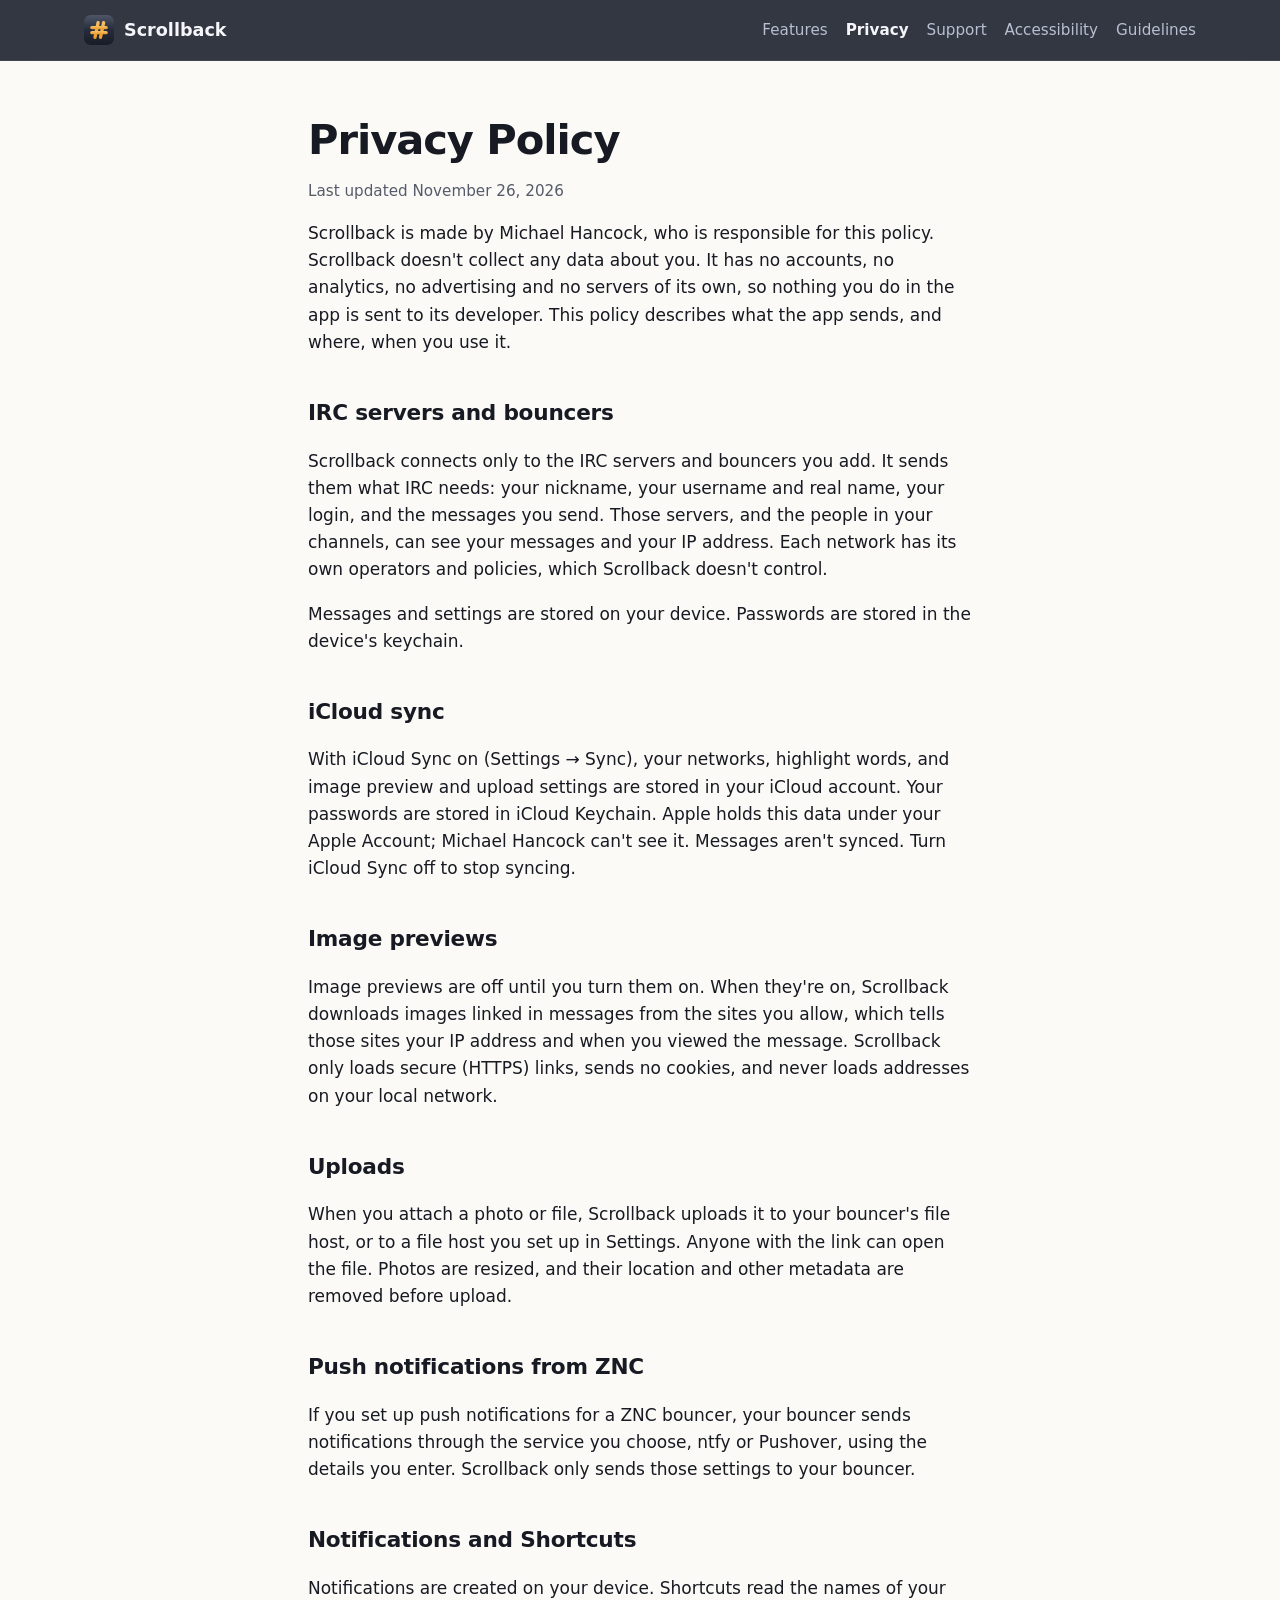
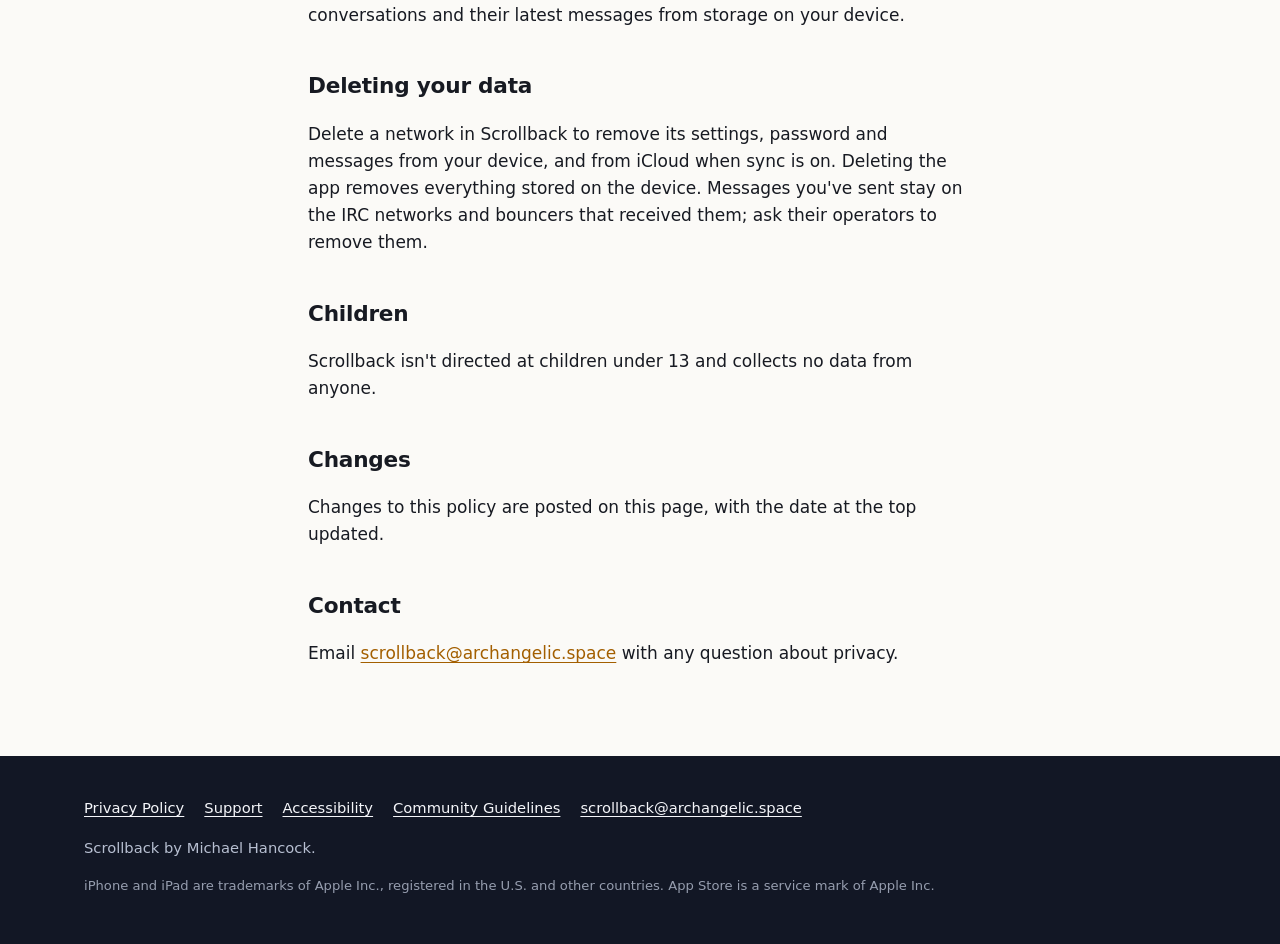
<file: privacy.html>
<!doctype html>
<html lang="en">
<head>
  <meta charset="utf-8">
  <meta name="viewport" content="width=device-width, initial-scale=1">
  <title>Privacy Policy · Scrollback</title>
  <meta name="description" content="Scrollback, an IRCv3 client for iPhone and iPad.">
  <meta name="color-scheme" content="light dark">
  <meta name="theme-color" content="#121725">
  <link rel="icon" href="images/icon.svg" type="image/svg+xml">
  <link rel="apple-touch-icon" href="images/apple-touch-icon.png">
  <link rel="stylesheet" href="style.css">
</head>
<body>
  <a class="skip" href="#content">Skip to content</a>
  <header class="site-header">
    <div class="wrap">
      <a class="brand" href="index.html"><img src="images/icon.svg" alt="" width="30" height="30">Scrollback</a>
      <nav aria-label="Site">
        <ul>
          <li><a href="index.html#features">Features</a></li>
          <li><a href="privacy.html" aria-current="page">Privacy</a></li>
          <li><a href="support.html">Support</a></li>
          <li><a href="accessibility.html">Accessibility</a></li>
          <li><a href="guidelines.html">Guidelines</a></li>
        </ul>
      </nav>
    </div>
  </header>
  <main id="content" class="page">
    <div class="wrap narrow">
<h1>Privacy Policy</h1>
<p class="updated">Last updated November 26, 2026</p>
<p>Scrollback is made by Michael Hancock, who is responsible for this policy. Scrollback doesn't collect any data about
you. It has no accounts, no analytics, no advertising and no servers of its own, so nothing you do in the app is sent
to its developer. This policy describes what the app sends, and where,
when you use it.</p>

<h2>IRC servers and bouncers</h2>
<p>Scrollback connects only to the IRC servers and bouncers you add. It sends them what IRC needs: your nickname,
your username and real name, your login, and the messages you send. Those servers, and the people in your channels,
can see your messages and your IP address. Each network has its own operators and policies, which Scrollback doesn't
control.</p>
<p>Messages and settings are stored on your device. Passwords are stored in the device's keychain.</p>

<h2>iCloud sync</h2>
<p>With iCloud Sync on (Settings → Sync), your networks, highlight words, and image preview and upload settings are
stored in your iCloud account. Your passwords are stored in iCloud Keychain. Apple holds this data under your Apple
Account; Michael Hancock can't see it. Messages aren't synced. Turn iCloud Sync off to stop syncing.</p>

<h2>Image previews</h2>
<p>Image previews are off until you turn them on. When they're on, Scrollback downloads images linked in messages
from the sites you allow, which tells those sites your IP address and when you viewed the message. Scrollback only
loads secure (HTTPS) links, sends no cookies, and never loads addresses on your local network.</p>

<h2>Uploads</h2>
<p>When you attach a photo or file, Scrollback uploads it to your bouncer's file host, or to a file host you set up
in Settings. Anyone with the link can open the file. Photos are resized, and their location and other metadata are
removed before upload.</p>

<h2>Push notifications from ZNC</h2>
<p>If you set up push notifications for a ZNC bouncer, your bouncer sends notifications through the service you
choose, ntfy or Pushover, using the details you enter. Scrollback only sends those settings to your bouncer.</p>

<h2>Notifications and Shortcuts</h2>
<p>Notifications are created on your device. Shortcuts read the names of your conversations and their latest
messages from storage on your device.</p>

<h2>Deleting your data</h2>
<p>Delete a network in Scrollback to remove its settings, password and messages from your device, and from iCloud
when sync is on. Deleting the app removes everything stored on the device. Messages you've sent stay on the IRC
networks and bouncers that received them; ask their operators to remove them.</p>

<h2>Children</h2>
<p>Scrollback isn't directed at children under 13 and collects no data from anyone.</p>

<h2>Changes</h2>
<p>Changes to this policy are posted on this page, with the date at the top updated.</p>

<h2>Contact</h2>
<p>Email <a href="mailto:scrollback@archangelic.space">scrollback@archangelic.space</a> with any question about
privacy.</p>
    </div>
  </main>

  <footer class="site-footer">
    <div class="wrap">
      <ul>
        <li><a href="privacy.html">Privacy Policy</a></li>
        <li><a href="support.html">Support</a></li>
        <li><a href="accessibility.html">Accessibility</a></li>
        <li><a href="guidelines.html">Community Guidelines</a></li>
        <li><a href="mailto:scrollback@archangelic.space">scrollback@archangelic.space</a></li>
      </ul>
      <p>Scrollback by Michael Hancock.</p>
      <p class="legal">iPhone and iPad are trademarks of Apple Inc., registered in the U.S. and other countries.
        App Store is a service mark of Apple Inc.</p>
    </div>
  </footer>
</body>
</html>
</file>
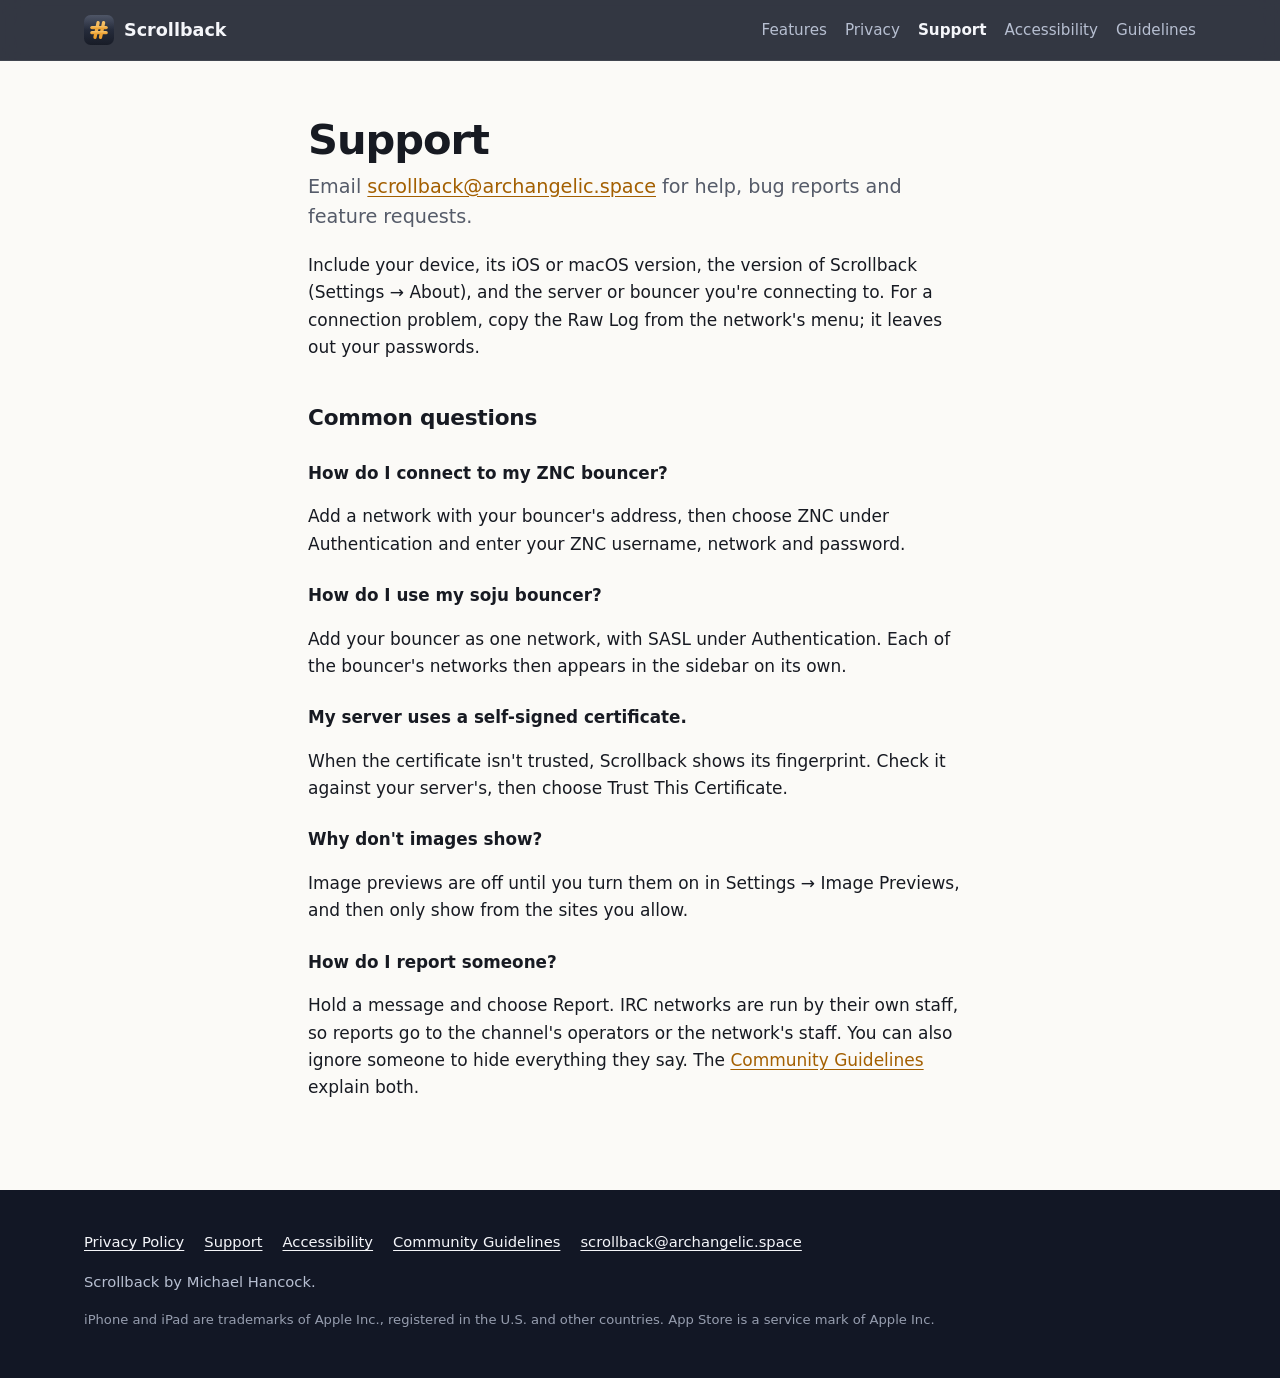
<file: support.html>
<!doctype html>
<html lang="en">
<head>
  <meta charset="utf-8">
  <meta name="viewport" content="width=device-width, initial-scale=1">
  <title>Support · Scrollback</title>
  <meta name="description" content="Scrollback, an IRCv3 client for iPhone and iPad.">
  <meta name="color-scheme" content="light dark">
  <meta name="theme-color" content="#121725">
  <link rel="icon" href="images/icon.svg" type="image/svg+xml">
  <link rel="apple-touch-icon" href="images/apple-touch-icon.png">
  <link rel="stylesheet" href="style.css">
</head>
<body>
  <a class="skip" href="#content">Skip to content</a>
  <header class="site-header">
    <div class="wrap">
      <a class="brand" href="index.html"><img src="images/icon.svg" alt="" width="30" height="30">Scrollback</a>
      <nav aria-label="Site">
        <ul>
          <li><a href="index.html#features">Features</a></li>
          <li><a href="privacy.html">Privacy</a></li>
          <li><a href="support.html" aria-current="page">Support</a></li>
          <li><a href="accessibility.html">Accessibility</a></li>
          <li><a href="guidelines.html">Guidelines</a></li>
        </ul>
      </nav>
    </div>
  </header>
  <main id="content" class="page">
    <div class="wrap narrow">
<h1>Support</h1>
<p class="lead">Email <a href="mailto:scrollback@archangelic.space">scrollback@archangelic.space</a> for help,
bug reports and feature requests.</p>
<p>Include your device, its iOS or macOS version, the version of Scrollback (Settings → About), and the server or
bouncer you're connecting to. For a connection problem, copy the Raw Log from the network's menu; it leaves out your
passwords.</p>

<h2>Common questions</h2>
<h3>How do I connect to my ZNC bouncer?</h3>
<p>Add a network with your bouncer's address, then choose ZNC under Authentication and enter your ZNC username,
network and password.</p>
<h3>How do I use my soju bouncer?</h3>
<p>Add your bouncer as one network, with SASL under Authentication. Each of the bouncer's networks then appears in the
sidebar on its own.</p>
<h3>My server uses a self-signed certificate.</h3>
<p>When the certificate isn't trusted, Scrollback shows its fingerprint. Check it against your server's, then choose
Trust This Certificate.</p>
<h3>Why don't images show?</h3>
<p>Image previews are off until you turn them on in Settings → Image Previews, and then only show from the sites you
allow.</p>
<h3>How do I report someone?</h3>
<p>Hold a message and choose Report. IRC networks are run by their own staff, so reports go to the channel's
operators or the network's staff. You can also ignore someone to hide everything they say. The
<a href="guidelines.html">Community Guidelines</a> explain both.</p>
    </div>
  </main>

  <footer class="site-footer">
    <div class="wrap">
      <ul>
        <li><a href="privacy.html">Privacy Policy</a></li>
        <li><a href="support.html">Support</a></li>
        <li><a href="accessibility.html">Accessibility</a></li>
        <li><a href="guidelines.html">Community Guidelines</a></li>
        <li><a href="mailto:scrollback@archangelic.space">scrollback@archangelic.space</a></li>
      </ul>
      <p>Scrollback by Michael Hancock.</p>
      <p class="legal">iPhone and iPad are trademarks of Apple Inc., registered in the U.S. and other countries.
        App Store is a service mark of Apple Inc.</p>
    </div>
  </footer>
</body>
</html>
</file>
<file: style.css>
/* Scrollback's website. Everything is local: no web fonts, scripts or trackers. */

:root {
  --navy-0: #0c1019;
  --navy-1: #121725;
  --navy-2: #1c2233;
  --navy-3: #262e44;
  --amber: #f2a93b;
  --amber-strong: #a35f00;
  --on-navy: #f5f6fa;
  --on-navy-muted: #b7bfd1;

  --bg: #fbfaf7;
  --bg-alt: #f2f0eb;
  --text: #171a22;
  --muted: #555b69;
  --line: #e1ded6;
  --card: #ffffff;
  --accent: var(--amber-strong);
  --shadow: 0 1px 2px rgba(15, 19, 32, 0.06), 0 12px 32px rgba(15, 19, 32, 0.10);
}
@media (prefers-color-scheme: dark) {
  :root {
    --bg: #0f131d;
    --bg-alt: #151a27;
    --text: #eef0f5;
    --muted: #a9b0c0;
    --line: #262d3e;
    --card: #181e2c;
    --accent: var(--amber);
    --shadow: 0 1px 2px rgba(0, 0, 0, 0.3), 0 12px 32px rgba(0, 0, 0, 0.35);
  }
}

* { box-sizing: border-box; }
html { -webkit-text-size-adjust: 100%; scroll-behavior: smooth; }
@media (prefers-reduced-motion: reduce) { html { scroll-behavior: auto; } }
body {
  margin: 0;
  background: var(--bg);
  color: var(--text);
  font: 1.0625rem/1.6 -apple-system, BlinkMacSystemFont, "SF Pro Text", "Segoe UI", system-ui, sans-serif;
  overflow-x: hidden;
}
img { max-width: 100%; }
a { color: var(--accent); text-underline-offset: 0.18em; }
a:focus-visible, .button:focus-visible {
  outline: 3px solid var(--amber);
  outline-offset: 3px;
  border-radius: 6px;
}
.skip { position: absolute; left: -999px; }
.skip:focus { left: 16px; top: 12px; background: var(--card); color: var(--text); padding: 8px 12px; z-index: 10; }
.wrap { max-width: 72rem; margin: 0 auto; padding: 0 20px; }
.narrow { max-width: 44rem; }

/* Header and footer: navy on every page. */
.site-header {
  position: sticky;
  top: 0;
  z-index: 5;
  background: rgba(18, 23, 37, 0.86);
  -webkit-backdrop-filter: saturate(160%) blur(14px);
  backdrop-filter: saturate(160%) blur(14px);
  border-bottom: 1px solid rgba(255, 255, 255, 0.07);
}
.site-header .wrap {
  display: flex;
  flex-wrap: wrap;
  align-items: center;
  gap: 6px 24px;
  min-height: 60px;
  padding-top: 8px;
  padding-bottom: 8px;
}
.brand {
  display: inline-flex;
  align-items: center;
  gap: 10px;
  margin-right: auto;
  color: var(--on-navy);
  font-weight: 700;
  font-size: 1.1rem;
  text-decoration: none;
}
.brand img { width: 30px; height: 30px; }
.site-header ul { display: flex; flex-wrap: wrap; gap: 2px 18px; list-style: none; margin: 0; padding: 0; }
.site-header nav a {
  color: var(--on-navy-muted);
  text-decoration: none;
  font-size: 0.95rem;
  padding: 6px 0;
}
.site-header nav a:hover { color: var(--on-navy); }
.site-header nav a[aria-current="page"] { color: var(--on-navy); font-weight: 600; }

.site-footer {
  background: var(--navy-1);
  color: var(--on-navy-muted);
  font-size: 0.92rem;
  padding: 40px 0 48px;
}
.site-footer .wrap { display: grid; gap: 16px; }
.site-footer ul { display: flex; flex-wrap: wrap; gap: 6px 20px; list-style: none; margin: 0; padding: 0; }
.site-footer a { color: var(--on-navy); }
.site-footer p { margin: 0; }
.site-footer .legal { font-size: 0.82rem; opacity: 0.8; }

/* Hero */
.hero {
  color: var(--on-navy);
  background:
    radial-gradient(ellipse 60% 45% at 50% 0%, rgba(242, 169, 59, 0.20), transparent 70%),
    radial-gradient(ellipse 70% 50% at 50% 100%, rgba(90, 120, 200, 0.16), transparent 70%),
    linear-gradient(180deg, var(--navy-2), var(--navy-0));
  overflow: hidden;
  padding: 72px 0 0;
  text-align: center;
}
.hero .icon {
  width: 96px;
  height: 96px;
  filter: drop-shadow(0 10px 24px rgba(0, 0, 0, 0.45));
}
.hero h1 {
  margin: 20px auto 0;
  font-size: clamp(2.6rem, 7vw, 4.75rem);
  line-height: 1.02;
  letter-spacing: -0.035em;
  font-weight: 800;
  text-wrap: balance;
}
.hero h1 em { font-style: normal; color: var(--amber); }
.hero .lead {
  max-width: 36rem;
  margin: 20px auto 0;
  font-size: clamp(1.1rem, 2.2vw, 1.3rem);
  line-height: 1.5;
  color: var(--on-navy-muted);
  text-wrap: balance;
}
.actions { display: flex; flex-wrap: wrap; justify-content: center; gap: 12px; margin-top: 32px; }
.button {
  display: inline-flex;
  align-items: center;
  min-height: 48px;
  padding: 0 22px;
  border-radius: 999px;
  font-weight: 600;
  text-decoration: none;
}
.button.secondary { color: var(--on-navy); border: 1px solid rgba(255, 255, 255, 0.22); }
.button.secondary:hover { background: rgba(255, 255, 255, 0.06); }
.soon {
  display: inline-flex;
  align-items: center;
  gap: 10px;
  min-height: 48px;
  padding: 0 22px;
  border-radius: 999px;
  background: rgba(255, 255, 255, 0.08);
  border: 1px solid rgba(255, 255, 255, 0.14);
  font-weight: 600;
}
.soon::before {
  content: "";
  width: 8px;
  height: 8px;
  border-radius: 50%;
  background: var(--amber);
  box-shadow: 0 0 0 4px rgba(242, 169, 59, 0.22);
}

/* Screenshots keep the display's rounded corners; no device frames. */
.phone {
  display: block;
  width: 100%;
  height: auto;
  border-radius: 14% / 6.45%;
  box-shadow: 0 0 0 1.5px rgba(255, 255, 255, 0.16), 0 24px 60px rgba(0, 0, 0, 0.45);
  background: #000;
}
.tablet {
  display: block;
  height: auto;
  border-radius: 1.95% / 2.6%;
  box-shadow: 0 0 0 1px rgba(255, 255, 255, 0.08), 0 30px 80px rgba(0, 0, 0, 0.45);
}
.fan {
  position: relative;
  margin: 56px auto 0;
  height: clamp(330px, 64vw, 600px);
  max-width: 980px;
}
.fan figure { margin: 0; position: absolute; left: 50%; }
.fan .center { z-index: 2; width: clamp(190px, 31vw, 320px); top: 0; transform: translateX(-50%); }
.fan .left, .fan .right { z-index: 1; width: clamp(160px, 26vw, 270px); top: 9%; }
.fan .left { transform: translateX(-128%) rotate(-6deg); }
.fan .right { transform: translateX(28%) rotate(6deg); }

/* Sections */
section { padding: 88px 0; }
.alt { background: var(--bg-alt); }
.eyebrow {
  display: inline-block;
  font-size: 0.8rem;
  font-weight: 700;
  letter-spacing: 0.08em;
  text-transform: uppercase;
  color: var(--accent);
}
.section-title {
  margin: 8px 0 0;
  font-size: clamp(2rem, 4.4vw, 3rem);
  line-height: 1.08;
  letter-spacing: -0.028em;
  font-weight: 800;
  text-wrap: balance;
}
.section-title em { font-style: normal; color: var(--accent); }
.section-lead { max-width: 40rem; margin: 16px 0 0; font-size: 1.15rem; color: var(--muted); text-wrap: pretty; }
.center-text { text-align: center; }
.center-text .section-lead { margin-left: auto; margin-right: auto; }

.grid {
  display: grid;
  grid-template-columns: repeat(3, 1fr);
  gap: 18px;
  margin: 48px 0 0;
  padding: 0;
  list-style: none;
}
@media (max-width: 960px) { .grid { grid-template-columns: repeat(2, 1fr); } }
@media (max-width: 620px) { .grid { grid-template-columns: 1fr; } }
.card {
  background: var(--card);
  border: 1px solid var(--line);
  border-radius: 20px;
  padding: 24px;
  box-shadow: var(--shadow);
}
.card h3 { margin: 14px 0 6px; font-size: 1.12rem; letter-spacing: -0.01em; }
.card p { margin: 0; color: var(--muted); font-size: 0.98rem; }
.glyph {
  display: grid;
  place-items: center;
  width: 44px;
  height: 44px;
  border-radius: 12px;
  background: linear-gradient(180deg, var(--navy-3), var(--navy-1));
  color: var(--amber);
}
.glyph svg { width: 22px; height: 22px; }

.feature {
  display: grid;
  grid-template-columns: 1fr minmax(220px, 320px);
  align-items: center;
  gap: 40px 80px;
}
.feature + .feature { margin-top: 112px; }
.feature.flip { grid-template-columns: minmax(220px, 320px) 1fr; }
.feature.flip .copy { order: 2; }
.feature .shot { margin: 0; }
.feature .phone { box-shadow: var(--shadow), 0 0 0 1px var(--line); }
.feature ul { margin: 22px 0 0; padding: 0; list-style: none; }
.feature li { position: relative; padding-left: 28px; margin: 10px 0; color: var(--muted); }
.feature li::before {
  content: "";
  position: absolute;
  left: 4px;
  top: 0.6em;
  width: 9px;
  height: 9px;
  border-radius: 3px;
  background: var(--amber);
  transform: rotate(12deg);
}
.feature li strong { color: var(--text); }
@media (max-width: 760px) {
  .feature, .feature.flip { grid-template-columns: 1fr; }
  .feature.flip .copy { order: 0; }
  .feature .shot { max-width: 280px; margin: 0 auto; }
  .feature + .feature { margin-top: 80px; }
}

.showcase {
  color: var(--on-navy);
  background:
    radial-gradient(ellipse 60% 40% at 50% 0%, rgba(242, 169, 59, 0.16), transparent 70%),
    linear-gradient(180deg, var(--navy-1), var(--navy-0));
  overflow: hidden;
  padding-bottom: 0;
}
.showcase .eyebrow, .showcase .section-title em { color: var(--amber); }
.showcase .section-lead { color: var(--on-navy-muted); }
.showcase .tablet { width: min(100%, 1040px); margin: 56px auto -7%; }

.chips { display: flex; flex-wrap: wrap; gap: 10px; margin: 40px 0 0; padding: 0; list-style: none; justify-content: center; }
.chips li {
  padding: 8px 14px;
  border-radius: 999px;
  border: 1px solid var(--line);
  background: var(--card);
  font: 600 0.88rem/1.2 ui-monospace, "SF Mono", Menlo, monospace;
}

.points { display: grid; grid-template-columns: repeat(auto-fit, minmax(13rem, 1fr)); gap: 28px; margin-top: 44px; }
.points div { border-top: 3px solid var(--amber); padding-top: 14px; }
.points h3 { margin: 0 0 4px; font-size: 1.05rem; }
.points p { margin: 0; color: var(--muted); font-size: 0.98rem; }

.closing { text-align: center; }
.closing .icon { width: 72px; height: 72px; }
.closing .soon { margin-top: 28px; background: var(--card); border-color: var(--line); color: var(--text); }

/* Content pages: privacy, support, accessibility, guidelines. */
.page { padding: 56px 0 72px; }
.page h1 { font-size: clamp(2rem, 5vw, 2.6rem); line-height: 1.12; letter-spacing: -0.025em; margin: 0 0 8px; }
.page h2 { font-size: 1.35rem; margin: 40px 0 8px; letter-spacing: -0.01em; }
.page h3 { font-size: 1.05rem; margin: 24px 0 4px; }
.page .lead { font-size: 1.2rem; color: var(--muted); margin-top: 0; }
.updated { color: var(--muted); font-size: 0.95rem; }
.page .card { margin: 20px 0; box-shadow: none; }
ul.features { padding-left: 1.2rem; }
ul.features li { margin: 6px 0; }
</file>
